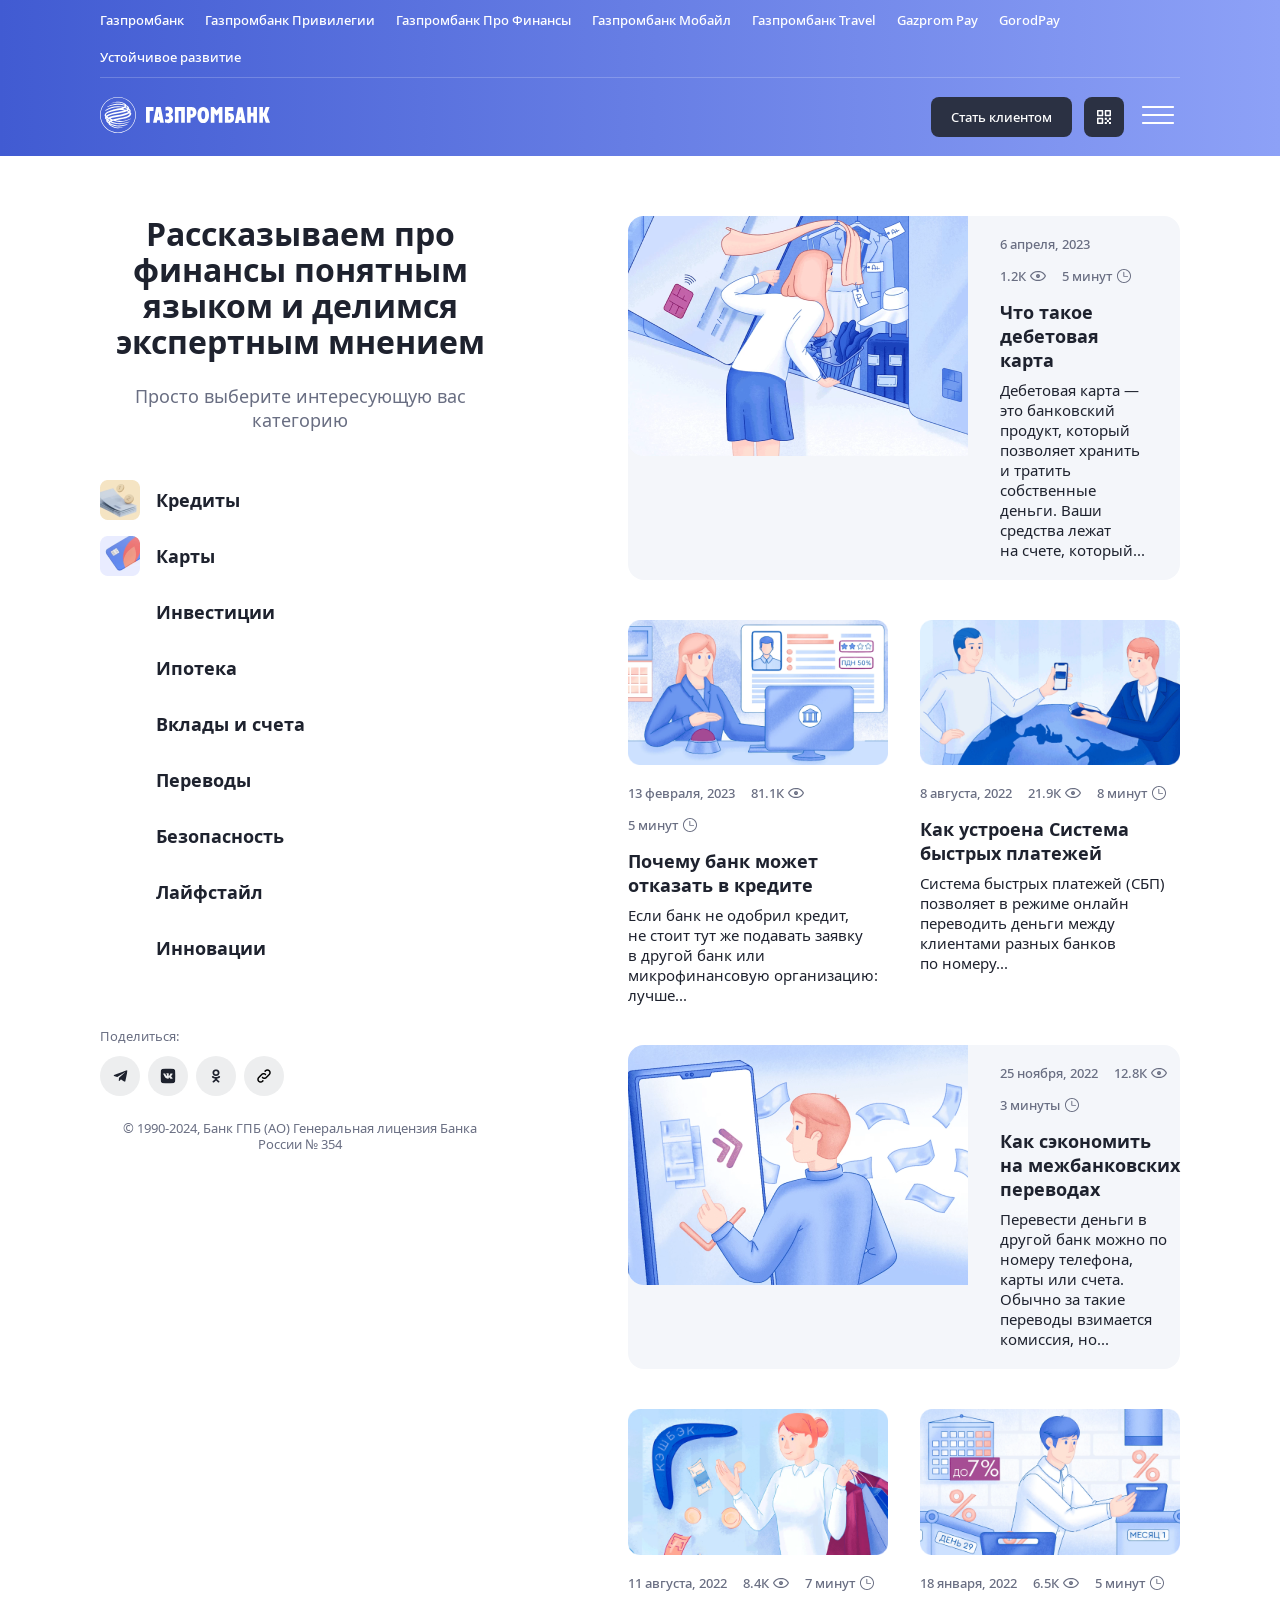
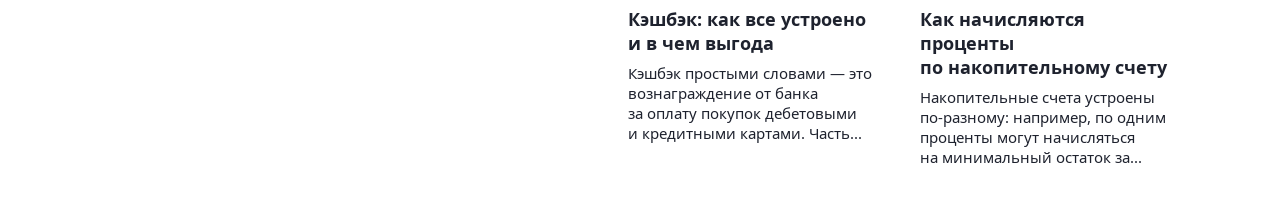
<file: index.html>
<!DOCTYPE html>
<html lang="ru">

<head>
  <meta charset="UTF-8">
  <meta http-equiv="X-UA-Compatible" content="IE=edge">
  <meta name="viewport" content="width=device-width, initial-scale=1.0">
  <link rel="stylesheet" href="css/style.css">
  <title>Про финансы - Газпромбанк</title>
</head>

<body>
<!-- Make up psevdo-class -->
  <header class="header">
    <div class="container">
      <div class="header__top">
        <nav class="header__nav">
          <ul class="header__list">
            <li class="header__item">
              <a class="header__link" href="#">Газпромбанк</a>
            </li>
            <li class="header__item">
              <a class="header__link" href="#">Газпромбанк Привилегии</a>
            </li>
            <li class="header__item">
              <a class="header__link" href="#">Газпромбанк Про Финансы</a>
            </li>
            <li class="header__item">
              <a class="header__link" href="#">Газпромбанк Мобайл</a>
            </li>
            <li class="header__item">
              <a class="header__link" href="#">Газпромбанк Travel</a>
            </li>
            <li class="header__item">
              <a class="header__link" href="#">Gazprom Pay</a>
            </li>
            <li class="header__item">
              <a class="header__link" href="#">GorodPay</a>
            </li>
            <li class="header__item">
              <a class="header__link" href="#">Устойчивое развитие</a>
            </li>
          </ul>
        </nav>
      </div>
      <div class="header__bottom">
        <a class="header__logo" href="#" aria-label="Вернуться на главную страницу">
          <img class="header__image" src="img/logo-large.svg" width="170" height="36" alt="Логотип Газпромбанк">
          <img class="header__image-circle" src="img/logo-large-circle.svg" width="36" height="36"
            alt="Логотип Газпромбанк">
        </a>
        <div class="header__buttons">
          <a class="header__button" href="#">Стать клиентом</a>
          <button class="header__button header__button--qr" type="button" aria-label="Скачать приложение">
            <svg class="header__icon" width="20" height="20" aria-hidden="true">
              <use xlink:href="img/sprite.svg#icon-qr"></use>
            </svg>
          </button>
          <button class="header__button-burger" type="button" aria-label="Скачать приложение">
            <svg class="header__icon-burger" width="32" height="32" aria-hidden="true">
              <use xlink:href="img/sprite.svg#icon-burger"></use>
            </svg>
          </button>
        </div>
      </div>
    </div>
  </header>
  <main>
    <section class="pro-finance">
      <div class="container">
        <h1 class="visually-hidden">Газпромбанк про финансы</h1>
        <div class="pro-finance__wrapper">
          <div class="sidebar">
            <h2 class="sidebar__heading">
              Рассказываем про финансы понятным языком и&nbsp;делимся экспертным мнением
            </h2>
            <p class="sidebar__text">
              Просто выберите интересующую вас категорию
            </p>
            <button class="sidebar__button" type="button">
              Показать все категории
            </button>
            <aside class="sidebar__categories categories">
              <nav class="categories__nav">
                <ul class="categories__list">
                  <li class="categories__item">
                    <a class="categories__link" href="#">
                      <picture>
                        <source media="(max-width:767px)"
                          srcset="./img/tablet-icon-credit.png, ./img/tablet-icon-credit@2x.png 2x">
                        <source media="(max-width:375px)"
                          srcset="./img/mobil-icon-credit.png, ./img/mobil-icon-credit@2x.png 2x">
                        <img class="categories__image" src="./img/icon-credit.png" srcset="./img/icon-credit@2x.png 2x"
                          width="40" height="40" alt="Иконка ссылки">
                      </picture>
                      Кредиты
                    </a>
                  </li>
                  <li class="categories__item">
                    <a class="categories__link" href="#">
                      <picture>
                        <source media="(max-width:767px)"
                          srcset="./img/tablet-icon-cards.png, ./img/tablet-icon-cards@2x.png 2x">
                        <source media="(max-width:375px)"
                          srcset="./img/mobil-icon-cards.png, ./img/mobil-icon-cards@2x.png 2x">
                        <img class="categories__image" src="./img/icon-cards.png" srcset="./img/icon-cards@2x.png 2x"
                          width="40" height="40" alt="Иконка ссылки">
                      </picture>
                      Карты
                    </a>
                  </li>
                  <li class="categories__item">
                    <a class="categories__link" href="#">
                      <picture>
                        <source media="(max-width:767px)"
                          srcset="./img/tablet-icon-invest.png, ./img/tablet-icon-invest@2x.png 2x">
                        <source media="(max-width:375px)"
                          srcset="./img/mobil-icon-invest.png, ./img/mobil-icon-invest@2x.png 2x">
                        <img class="categories__image" src="./img/icon-invest.png" srcset="./img/icon-invest@2x.png 2x"
                          width="40" height="40" alt="Иконка ссылки">
                      </picture>
                      Инвестиции
                    </a>
                  </li>
                  <li class="categories__item">
                    <a class="categories__link" href="#">
                      <picture>
                        <source media="(max-width:767px)"
                          srcset="./img/tablet-icon-mortgage.png, ./img/tablet-icon-mortgage@2x.png 2x">
                        <source media="(max-width:375px)"
                          srcset="./img/mobil-icon-mortgage.png, ./img/mobil-icon-mortgage@2x.png 2x">
                        <img class="categories__image" src="./img/icon-mortgage.png"
                          srcset="./img/icon-mortgage@2x.png 2x" width="40" height="40" alt="Иконка ссылки">
                      </picture>
                      Ипотека
                    </a>
                  </li>
                  <li class="categories__item">
                    <a class="categories__link" href="#">
                      <picture>
                        <source media="(max-width:767px)"
                          srcset="./img/tablet-icon-deposit.png, ./img/tablet-icon-deposit@2x.png 2x">
                        <source media="(max-width:375px)"
                          srcset="./img/mobil-icon-deposit.png, ./img/mobil-icon-deposit@2x.png 2x">
                        <img class="categories__image" src="./img/icon-deposit.png"
                          srcset="./img/icon-deposit@2x.png 2x" width="40" height="40" alt="Иконка ссылки">
                      </picture>
                      Вклады и счета
                    </a>
                  </li>
                  <li class="categories__item">
                    <a class="categories__link" href="#">
                      <picture>
                        <source media="(max-width:767px)"
                          srcset="./img/tablet-icon-transfer.png, ./img/tablet-icon-transfer@2x.png 2x">
                        <source media="(max-width:375px)"
                          srcset="./img/mobil-icon-transfer.png, ./img/mobil-icon-transfer@2x.png 2x">
                        <img class="categories__image" src="./img/icon-transfer.png"
                          srcset="./img/icon-transfer@2x.png 2x" width="40" height="40" alt="Иконка ссылки">
                      </picture>
                      Переводы
                    </a>
                  </li>
                  <li class="categories__item">
                    <a class="categories__link" href="#">
                      <picture>
                        <source media="(max-width:767px)"
                          srcset="./img/tablet-icon-safety.png, ./img/tablet-icon-safety@2x.png 2x">
                        <source media="(max-width:375px)"
                          srcset="./img/mobil-icon-safety.png, ./img/mobil-icon-safety@2x.png 2x">
                        <img class="categories__image" src="./img/icon-safety.png" srcset="./img/icon-safety@2x.png 2x"
                          width="40" height="40" alt="Иконка ссылки">
                      </picture>
                      Безопасность
                    </a>
                  </li>
                  <li class="categories__item">
                    <a class="categories__link" href="#">
                      <picture>
                        <source media="(max-width:767px)"
                          srcset="./img/tablet-icon-lifestyle.png, ./img/tablet-icon-lifestyle@2x.png 2x">
                        <source media="(max-width:375px)"
                          srcset="./img/mobil-icon-lifestyle.png, ./img/mobil-icon-lifestyle@2x.png 2x">
                        <img class="categories__image" src="./img/icon-lifestyle.png"
                          srcset="./img/icon-lifestyle@2x.png 2x" width="40" height="40" alt="Иконка ссылки">
                      </picture>
                      Лайфстайл
                    </a>
                  </li>
                  <li class="categories__item">
                    <a class="categories__link" href="#">
                      <picture>
                        <source media="(max-width:767px)"
                          srcset="./img/tablet-icon-innovations.png, ./img/tablet-icon-innovations@2x.png 2x">
                        <source media="(max-width:375px)"
                          srcset="./img/mobil-icon-innovations.png, ./img/mobil-icon-innovations@2x.png 2x">
                        <img class="categories__image" src="./img/icon-innovations.png"
                          srcset="./img/icon-innovations@2x.png 2x" width="40" height="40" alt="Иконка ссылки">
                      </picture>
                      Инновации
                    </a>
                  </li>
                </ul>
              </nav>
              <button class="categories__button" type="button">Показать все категории</button>
            </aside>
            <span class="sidebar__share">Поделиться:</span>
            <ul class="sidebar__socials socials">
              <li class="socials__item">
                <a class="socials__link" href="#" aria-label="Перейти на страницу телеграм">
                  <svg class="socials__icon" width="15" height="12" aria-hidden="true">
                    <use xlink:href="img/sprite.svg#icon-tg"></use>
                  </svg>
                </a>
              </li>
              <li class="socials__item">
                <a class="socials__link" href="#" aria-label="Перейти на страницу вконтакте">
                  <svg class="socials__icon" width="16" height="16" aria-hidden="true">
                    <use xlink:href="img/sprite.svg#icon-vk"></use>
                  </svg>
                </a>
              </li>
              <li class="socials__item">
                <a class="socials__link" href="#" aria-label="Перейти на страницу одноклассники">
                  <svg class="socials__icon" width="14" height="14" aria-hidden="true">
                    <use xlink:href="img/sprite.svg#icon-ok"></use>
                  </svg>
                </a>
              </li>
              <li class="socials__item">
                <a class="socials__link" href="#" aria-label="Копировать">
                  <svg class="socials__icon" width="18" height="18" aria-hidden="true">
                    <use xlink:href="img/sprite.svg#icon-link"></use>
                  </svg>
                </a>
              </li>
            </ul>
            <p class="sidebar__copyright">&copy;&nbsp;1990-2024, Банк ГПБ (АО) Генеральная лицензия Банка России &#8470;
              354</p>
          </div>
          <ul class="articles">
            <li class="articles__item articles__item--size-xl">
              <a class="card-news card-news--size-xl" href="#">
                <div class="card-news__box card-news__box--inner">
                  <picture>
                    <source media="(max-width:375px)"
                      srcset="./img/mobil-cover-debit.png, ./img/mobil-cover-debit@2x.png 2x" width="345" height="170">
                    <img class="card-news__image" src="./img/cover-debit-desktop.png"
                      srcset="./img/cover-debit-desktop@2x.png 2x" width="340" height="240" alt="Иллюстрация статьи">
                  </picture>
                </div>
                <div class="card-news__content">
                  <div class="card-news__info">
                    <span class="card-news__date">6 апреля, 2023</span>
                    <span class="card-news__views">
                      <span class="card-news__count">1.2К</span>
                      <svg class="card-news__icon" width="16" height="16" aria-hidden="true">
                        <use xlink:href="img/sprite.svg#icon-eye"></use>
                      </svg>
                    </span>
                    <span class="card-news__time">
                      <span class="card-news__count">5 минут</span>
                      <svg class="card-news__icon" width="16" height="16" aria-hidden="true">
                        <use xlink:href="img/sprite.svg#icon-time"></use>
                      </svg>
                    </span>
                  </div>
                  <h3 class="card-news__heading">Что такое дебетовая карта</h3>
                  <p class="card-news__text">Дебетовая карта&nbsp;&mdash; это банковский продукт, который позволяет
                    хранить и&nbsp;тратить
                    собственные деньги. Ваши средства лежат на&nbsp;счете, который...</p>
                </div>
              </a>
              <span class="card-news__box-read card-news__box-read--size-xl">Читать статью</span>
            </li>
            <li class="articles__item">
              <a class="card-news" href="#">
                <div class="card-news__box">
                  <picture> 
                    <source media="(max-width:375px)"
                      srcset="./img/mobil-cover-decline.png, ./img/mobil-cover-decline@2x.png 2x" width="345"
                      height="170">
                    <img class="card-news__image" src="./img/cover-decline-desktop.png"
                      srcset="./img/cover-decline-desktop@2x.png 2x" width="340" height="190" alt="Иллюстрация статьи">
                  </picture>
                </div>
                <div class="card-news__content">
                  <div class="card-news__info">
                    <span class="card-news__date">13 февраля, 2023</span>
                    <span class="card-news__views">
                      <span class="card-news__count">81.1К</span>
                      <svg class="card-news__icon" width="16" height="16" aria-hidden="true">
                        <use xlink:href="img/sprite.svg#icon-eye"></use>
                      </svg>
                    </span>
                    <span class="card-news__time">
                      <span class="card-news__count">5 минут</span>
                      <svg class="card-news__icon" width="16" height="16" aria-hidden="true">
                        <use xlink:href="img/sprite.svg#icon-time"></use>
                      </svg>
                    </span>
                  </div>
                  <h3 class="card-news__heading">Почему банк может отказать в&nbsp;кредите</h3>
                  <p class="card-news__text">Если банк не&nbsp;одобрил кредит, не&nbsp;стоит тут&nbsp;же подавать
                    заявку в&nbsp;другой банк или
                    микрофинансовую организацию: лучше...</p>
                </div>
              </a>
              <span class="card-news__box-read">Читать статью</span>
            </li>
            <li class="articles__item">
              <a class="card-news" href="#">
                <div class="card-news__box">
                  <picture>
                    <source media="(max-width:375px)"
                      srcset="./img/mobil-cover-sbp.png, ./img/mobil-cover-sbp@2x.png 2x" width="345" height="170">
                    <img class="card-news__image" src="./img/cover-sbp-desktop.png"
                      srcset="./img/cover-sbp-desktop@2x.png 2x" width="340" height="190" alt="Иллюстрация статьи">
                  </picture>
                </div>
                <div class="card-news__content">
                  <div class="card-news__info">
                    <span class="card-news__date">8 августа, 2022</span>
                    <span class="card-news__views">
                      <span class="card-news__count">21.9К</span>
                      <svg class="card-news__icon" width="16" height="16" aria-hidden="true">
                        <use xlink:href="img/sprite.svg#icon-eye"></use>
                      </svg>
                    </span>
                    <span class="card-news__time">
                      <span class="card-news__count">8 минут</span>
                      <svg class="card-news__icon" width="16" height="16" aria-hidden="true">
                        <use xlink:href="img/sprite.svg#icon-time"></use>
                      </svg>
                    </span>
                  </div>
                  <h3 class="card-news__heading">Как устроена Система быстрых платежей</h3>
                  <p class="card-news__text">Система быстрых платежей (СБП) позволяет в&nbsp;режиме онлайн переводить
                    деньги между
                    клиентами разных банков по&nbsp;номеру...</p>
                </div>
              </a>
              <span class="card-news__box-read">Читать статью</span>
            </li>
            <li class="articles__item articles__item--size-xl">
              <a class="card-news card-news--size-xl" href="#">
                <div class="card-news__box card-news__box--inner">
                  <picture>
                    <source media="(max-width:375px)"
                      srcset="./img/mobil-cover-transfer.png, ./img/mobil-cover-transfer@2x.png 2x" width="345"
                      height="170">
                    <img class="card-news__image" src="./img/cover-transfer-desktop.png"
                      srcset="./img/cover-transfer-desktop@2x.png 2x" width="340" height="240" alt="Иллюстрация статьи">
                  </picture>
                </div>
                <div class="card-news__content">
                  <div class="card-news__info">
                    <span class="card-news__date">25 ноября, 2022</span>
                    <span class="card-news__views">
                      <span class="card-news__count">12.8К</span>
                      <svg class="card-news__icon" width="16" height="16" aria-hidden="true">
                        <use xlink:href="img/sprite.svg#icon-eye"></use>
                      </svg>
                    </span>
                    <span class="card-news__time">
                      <span class="card-news__count">3 минуты</span>
                      <svg class="card-news__icon" width="16" height="16" aria-hidden="true">
                        <use xlink:href="img/sprite.svg#icon-time"></use>
                      </svg>
                    </span>
                  </div>
                  <h3 class="card-news__heading">Как сэкономить на&nbsp;межбанковских переводах</h3>
                  <p class="card-news__text">Перевести деньги в другой банк можно по номеру телефона, карты или счета.
                    Обычно за такие переводы взимается комиссия, но...</p>
                </div>
              </a>
               <span class="card-news__box-read card-news__box-read--size-xl">Читать статью</span>
            </li>
            <li class="articles__item">
              <a class="card-news" href="#">
                <div class="card-news__box">
                  <picture>
                    <source media="(max-width:375px)"
                      srcset="./img/mobil-cover-cashback.png, ./img/mobil-cover-cashback@2x.png 2x" width="345"
                      height="170">
                    <img class="card-news__image" src="./img/cover-cashback-desktop.png"
                      srcset="./img/cover-cashback-desktop@2x.png 2x" width="340" height="190" alt="Иллюстрация статьи">
                  </picture>
                </div>
                <div class="card-news__content">
                  <div class="card-news__info">
                    <span class="card-news__date">11 августа, 2022</span>
                    <span class="card-news__views">
                      <span class="card-news__count">8.4К</span>
                      <svg class="card-news__icon" width="16" height="16" aria-hidden="true">
                        <use xlink:href="img/sprite.svg#icon-eye"></use>
                      </svg>
                    </span>
                    <span class="card-news__time">
                      <span class="card-news__count">7 минут</span>
                      <svg class="card-news__icon" width="16" height="16" aria-hidden="true">
                        <use xlink:href="img/sprite.svg#icon-time"></use>
                      </svg>
                    </span>
                  </div>
                  <h3 class="card-news__heading">Кэшбэк: как все устроено и&nbsp;в&nbsp;чем выгода</h3>
                  <p class="card-news__text">Кэшбэк простыми словами&nbsp;&mdash; это вознаграждение от&nbsp;банка
                    за&nbsp;оплату покупок дебетовыми
                    и&nbsp;кредитными картами. Часть...</p>
                </div>
              </a>
              <span class="card-news__box-read">Читать статью</span>
            </li>
            <li class="articles__item">
              <a class="card-news" href="#">
                <div class="card-news__box">
                  <picture>
                    <source media="(max-width:375px)"
                      srcset="./img/mobil-cover-percent.png, ./img/mobil-cover-percent@2x.png 2x" width="345"
                      height="170">
                    <img class="card-news__image" src="./img/cover-percent-desktop.png"
                      srcset="./img/cover-percent-desktop@2x.png 2x" width="340" height="190" alt="Иллюстрация статьи">
                  </picture>
                </div>
                <div class="card-news__content">
                  <div class="card-news__info">
                    <span class="card-news__date">18 января, 2022</span>
                    <span class="card-news__views">
                      <span class="card-news__count">6.5К</span>
                      <svg class="card-news__icon" width="16" height="16" aria-hidden="true">
                        <use xlink:href="img/sprite.svg#icon-eye"></use>
                      </svg>
                    </span>
                    <span class="card-news__time">
                      <span class="card-news__count">5 минут</span>
                      <svg class="card-news__icon" width="16" height="16" aria-hidden="true">
                        <use xlink:href="img/sprite.svg#icon-time"></use>
                      </svg>
                    </span>
                  </div>
                  <h3 class="card-news__heading">Как начисляются проценты по&nbsp;накопительному счету</h3>
                  <p class="card-news__text">Накопительные счета устроены по-разному: например, по&nbsp;одним проценты
                    могут
                    начисляться на&nbsp;минимальный остаток&nbsp;за...</p>
                </div>
              </a>
              <span class="card-news__box-read">Читать статью</span>
            </li>
          </ul>
        </div>
      </div>
    </section>
  </main>
</body>

</html>
</file>
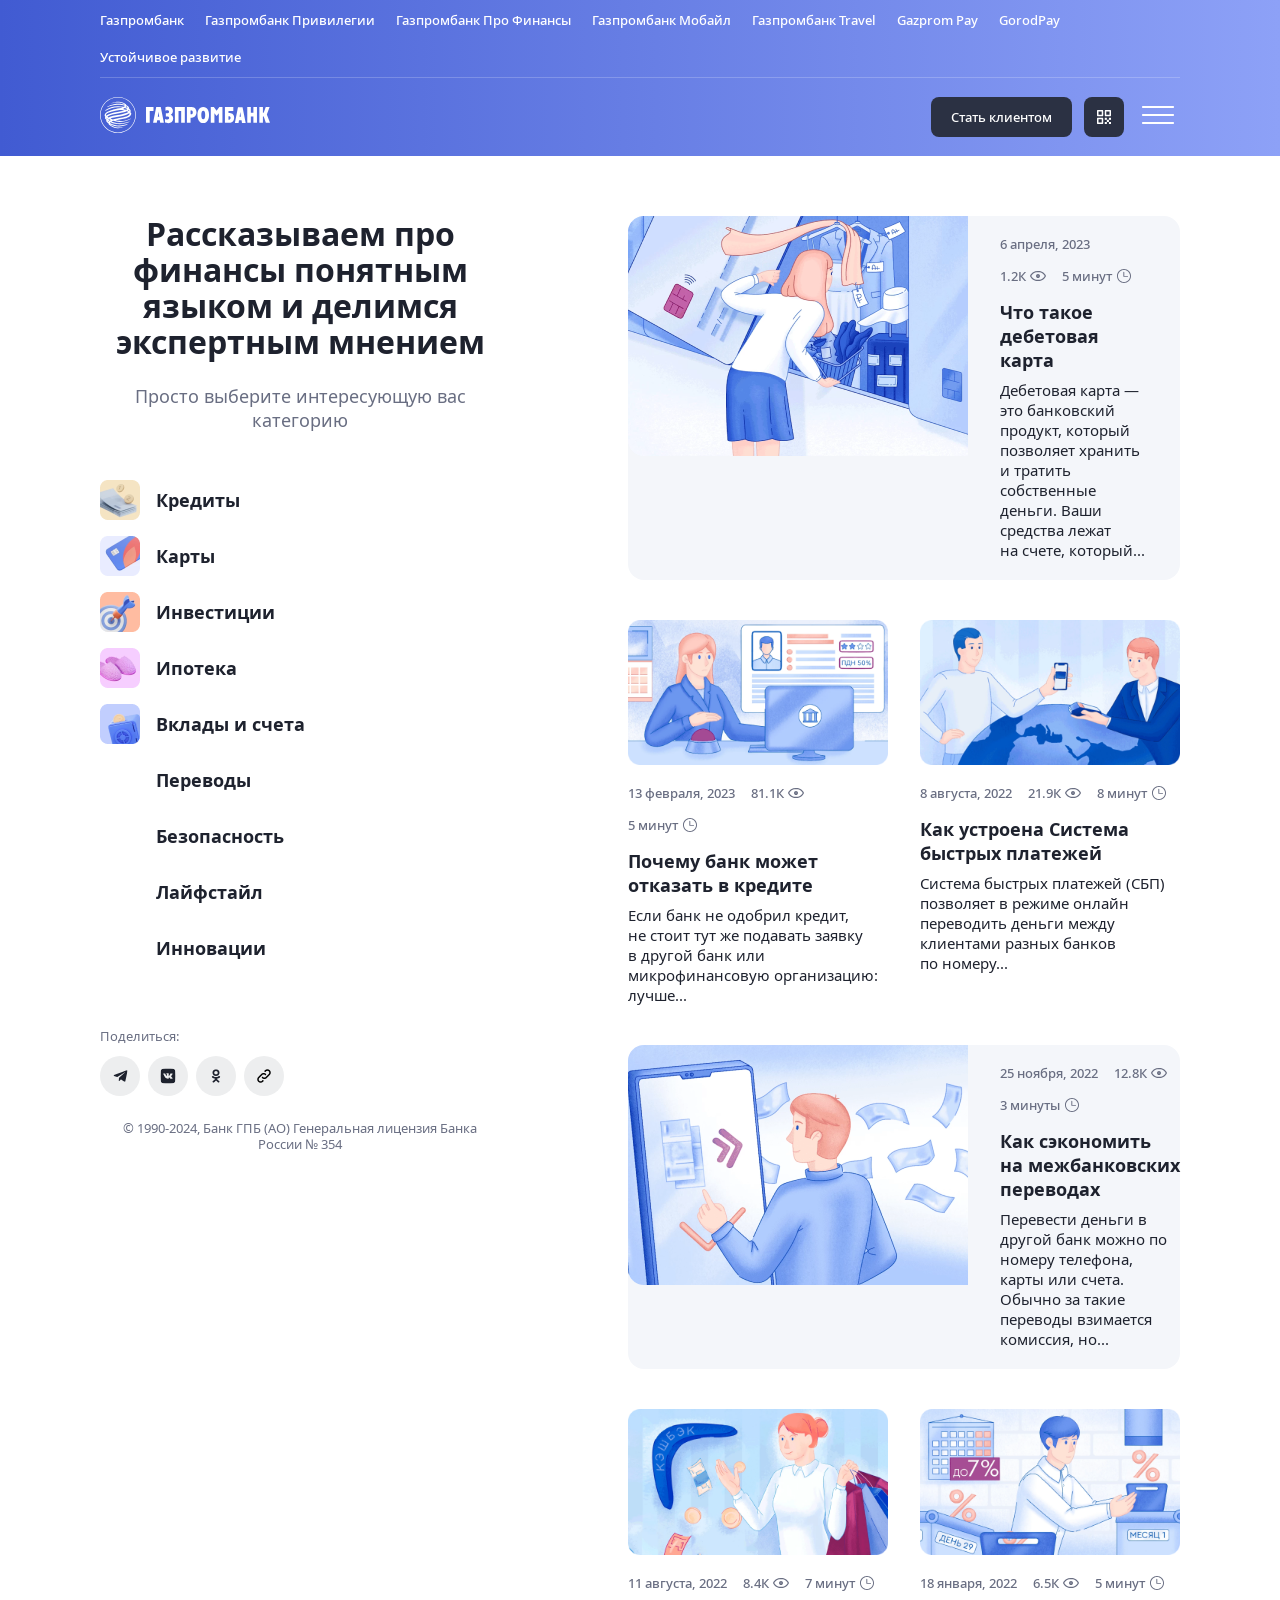
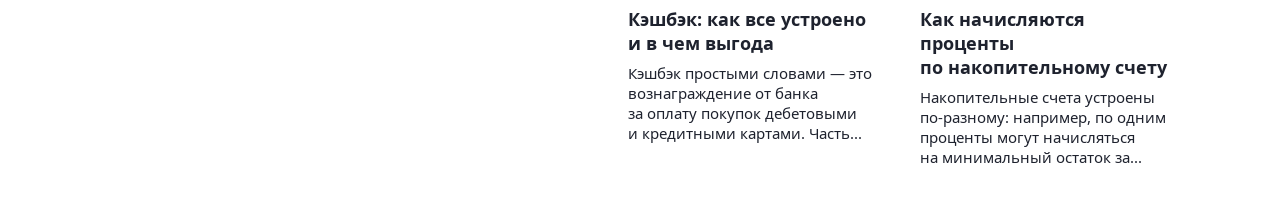
<file: index.html.html>
<!DOCTYPE html>
<html lang="ru">

<head>
  <meta charset="UTF-8">
  <meta http-equiv="X-UA-Compatible" content="IE=edge">
  <meta name="viewport" content="width=device-width, initial-scale=1.0">
  <link rel="stylesheet" href="css/style.css">
  <title>Про финансы - Газпромбанк</title>
</head>

<body>
<!-- Make up psevdo-class -->
  <header class="header">
    <div class="container">
      <div class="header__top">
        <nav class="header__nav">
          <ul class="header__list">
            <li class="header__item">
              <a class="header__link" href="#">Газпромбанк</a>
            </li>
            <li class="header__item">
              <a class="header__link" href="#">Газпромбанк Привилегии</a>
            </li>
            <li class="header__item">
              <a class="header__link" href="#">Газпромбанк Про Финансы</a>
            </li>
            <li class="header__item">
              <a class="header__link" href="#">Газпромбанк Мобайл</a>
            </li>
            <li class="header__item">
              <a class="header__link" href="#">Газпромбанк Travel</a>
            </li>
            <li class="header__item">
              <a class="header__link" href="#">Gazprom Pay</a>
            </li>
            <li class="header__item">
              <a class="header__link" href="#">GorodPay</a>
            </li>
            <li class="header__item">
              <a class="header__link" href="#">Устойчивое развитие</a>
            </li>
          </ul>
        </nav>
      </div>
      <div class="header__bottom">
        <a class="header__logo" href="#" aria-label="Вернуться на главную страницу">
          <img class="header__image" src="img/logo-large.svg" width="170" height="36" alt="Логотип Газпромбанк">
          <img class="header__image-circle" src="img/logo-large-circle.svg" width="36" height="36"
            alt="Логотип Газпромбанк">
        </a>
        <div class="header__buttons">
          <a class="header__button" href="#">Стать клиентом</a>
          <button class="header__button header__button--qr" type="button" aria-label="Скачать приложение">
            <svg class="header__icon" width="20" height="20" aria-hidden="true">
              <use xlink:href="img/sprite.svg#icon-qr"></use>
            </svg>
          </button>
          <button class="header__button-burger" type="button" aria-label="Скачать приложение">
            <svg class="header__icon-burger" width="32" height="32" aria-hidden="true">
              <use xlink:href="img/sprite.svg#icon-burger"></use>
            </svg>
          </button>
        </div>
      </div>
    </div>
  </header>
  <main>
    <section class="pro-finance">
      <div class="container">
        <h1 class="visually-hidden">Газпромбанк про финансы</h1>
        <div class="pro-finance__wrapper">
          <div class="sidebar">
            <h2 class="sidebar__heading">
              Рассказываем про финансы понятным языком и&nbsp;делимся экспертным мнением
            </h2>
            <p class="sidebar__text">
              Просто выберите интересующую вас категорию
            </p>
            <button class="sidebar__button" type="button">
              Показать все категории
            </button>
            <aside class="sidebar__categories categories">
              <nav class="categories__nav">
                <ul class="categories__list">
                  <li class="categories__item">
                    <a class="categories__link" href="#">
                      <picture>
                        <source media="(max-width:767px)"
                          srcset="./img/tablet-icon-credit.png, ./img/tablet-icon-credit@2x.png 2x">
                        <source media="(max-width:375px)"
                          srcset="./img/mobil-icon-credit.png, ./img/mobil-icon-credit@2x.png 2x">
                        <img class="categories__image" src="./img/icon-credit.png" srcset="./img/icon-credit@2x.png 2x"
                          width="40" height="40" alt="Иконка ссылки">
                      </picture>
                      Кредиты
                    </a>
                  </li>
                  <li class="categories__item">
                    <a class="categories__link" href="#">
                      <picture>
                        <source media="(max-width:767px)"
                          srcset="./img/tablet-icon-cards.png, ./img/tablet-icon-cards@2x.png 2x">
                        <source media="(max-width:375px)"
                          srcset="./img/mobil-icon-cards.png, ./img/mobil-icon-cards@2x.png 2x">
                        <img class="categories__image" src="./img/icon-cards.png" srcset="./img/icon-cards@2x.png 2x"
                          width="40" height="40" alt="Иконка ссылки">
                      </picture>
                      Карты
                    </a>
                  </li>
                  <li class="categories__item">
                    <a class="categories__link" href="#">
                      <picture>
                        <source media="(max-width:767px)"
                          srcset="./img/tablet-icon-invest.png, ./img/tablet-icon-invest@2x.png 2x">
                        <source media="(max-width:375px)"
                          srcset="./img/mobil-icon-invest.png, ./img/mobil-icon-invest@2x.png 2x">
                        <img class="categories__image" src="./img/icon-invest.png" srcset="./img/icon-invest@2x.png 2x"
                          width="40" height="40" alt="Иконка ссылки">
                      </picture>
                      Инвестиции
                    </a>
                  </li>
                  <li class="categories__item">
                    <a class="categories__link" href="#">
                      <picture>
                        <source media="(max-width:767px)"
                          srcset="./img/tablet-icon-mortgage.png, ./img/tablet-icon-mortgage@2x.png 2x">
                        <source media="(max-width:375px)"
                          srcset="./img/mobil-icon-mortgage.png, ./img/mobil-icon-mortgage@2x.png 2x">
                        <img class="categories__image" src="./img/icon-mortgage.png"
                          srcset="./img/icon-mortgage@2x.png 2x" width="40" height="40" alt="Иконка ссылки">
                      </picture>
                      Ипотека
                    </a>
                  </li>
                  <li class="categories__item">
                    <a class="categories__link" href="#">
                      <picture>
                        <source media="(max-width:767px)"
                          srcset="./img/tablet-icon-deposit.png, ./img/tablet-icon-deposit@2x.png 2x">
                        <source media="(max-width:375px)"
                          srcset="./img/mobil-icon-deposit.png, ./img/mobil-icon-deposit@2x.png 2x">
                        <img class="categories__image" src="./img/icon-deposit.png"
                          srcset="./img/icon-deposit@2x.png 2x" width="40" height="40" alt="Иконка ссылки">
                      </picture>
                      Вклады и счета
                    </a>
                  </li>
                  <li class="categories__item">
                    <a class="categories__link" href="#">
                      <picture>
                        <source media="(max-width:767px)"
                          srcset="./img/tablet-icon-transfer.png, ./img/tablet-icon-transfer@2x.png 2x">
                        <source media="(max-width:375px)"
                          srcset="./img/mobil-icon-transfer.png, ./img/mobil-icon-transfer@2x.png 2x">
                        <img class="categories__image" src="./img/icon-transfer.png"
                          srcset="./img/icon-transfer@2x.png 2x" width="40" height="40" alt="Иконка ссылки">
                      </picture>
                      Переводы
                    </a>
                  </li>
                  <li class="categories__item">
                    <a class="categories__link" href="#">
                      <picture>
                        <source media="(max-width:767px)"
                          srcset="./img/tablet-icon-safety.png, ./img/tablet-icon-safety@2x.png 2x">
                        <source media="(max-width:375px)"
                          srcset="./img/mobil-icon-safety.png, ./img/mobil-icon-safety@2x.png 2x">
                        <img class="categories__image" src="./img/icon-safety.png" srcset="./img/icon-safety@2x.png 2x"
                          width="40" height="40" alt="Иконка ссылки">
                      </picture>
                      Безопасность
                    </a>
                  </li>
                  <li class="categories__item">
                    <a class="categories__link" href="#">
                      <picture>
                        <source media="(max-width:767px)"
                          srcset="./img/tablet-icon-lifestyle.png, ./img/tablet-icon-lifestyle@2x.png 2x">
                        <source media="(max-width:375px)"
                          srcset="./img/mobil-icon-lifestyle.png, ./img/mobil-icon-lifestyle@2x.png 2x">
                        <img class="categories__image" src="./img/icon-lifestyle.png"
                          srcset="./img/icon-lifestyle@2x.png 2x" width="40" height="40" alt="Иконка ссылки">
                      </picture>
                      Лайфстайл
                    </a>
                  </li>
                  <li class="categories__item">
                    <a class="categories__link" href="#">
                      <picture>
                        <source media="(max-width:767px)"
                          srcset="./img/tablet-icon-innovations.png, ./img/tablet-icon-innovations@2x.png 2x">
                        <source media="(max-width:375px)"
                          srcset="./img/mobil-icon-innovations.png, ./img/mobil-icon-innovations@2x.png 2x">
                        <img class="categories__image" src="./img/icon-innovations.png"
                          srcset="./img/icon-innovations@2x.png 2x" width="40" height="40" alt="Иконка ссылки">
                      </picture>
                      Инновации
                    </a>
                  </li>
                </ul>
              </nav>
              <button class="categories__button" type="button">Показать все категории</button>
            </aside>
            <span class="sidebar__share">Поделиться:</span>
            <ul class="sidebar__socials socials">
              <li class="socials__item">
                <a class="socials__link" href="#" aria-label="Перейти на страницу телеграм">
                  <svg class="socials__icon" width="15" height="12" aria-hidden="true">
                    <use xlink:href="img/sprite.svg#icon-tg"></use>
                  </svg>
                </a>
              </li>
              <li class="socials__item">
                <a class="socials__link" href="#" aria-label="Перейти на страницу вконтакте">
                  <svg class="socials__icon" width="16" height="16" aria-hidden="true">
                    <use xlink:href="img/sprite.svg#icon-vk"></use>
                  </svg>
                </a>
              </li>
              <li class="socials__item">
                <a class="socials__link" href="#" aria-label="Перейти на страницу одноклассники">
                  <svg class="socials__icon" width="14" height="14" aria-hidden="true">
                    <use xlink:href="img/sprite.svg#icon-ok"></use>
                  </svg>
                </a>
              </li>
              <li class="socials__item">
                <a class="socials__link" href="#" aria-label="Копировать">
                  <svg class="socials__icon" width="18" height="18" aria-hidden="true">
                    <use xlink:href="img/sprite.svg#icon-link"></use>
                  </svg>
                </a>
              </li>
            </ul>
            <p class="sidebar__copyright">&copy;&nbsp;1990-2024, Банк ГПБ (АО) Генеральная лицензия Банка России &#8470;
              354</p>
          </div>
          <ul class="articles">
            <li class="articles__item articles__item--size-xl">
              <a class="card-news card-news--size-xl" href="#">
                <div class="card-news__box card-news__box--inner">
                  <picture>
                    <source media="(max-width:375px)"
                      srcset="./img/mobil-cover-debit.png, ./img/mobil-cover-debit@2x.png 2x" width="345" height="170">
                    <img class="card-news__image" src="./img/cover-debit-desktop.png"
                      srcset="./img/cover-debit-desktop@2x.png 2x" width="340" height="240" alt="Иллюстрация статьи">
                  </picture>
                </div>
                <div class="card-news__content">
                  <div class="card-news__info">
                    <span class="card-news__date">6 апреля, 2023</span>
                    <span class="card-news__views">
                      <span class="card-news__count">1.2К</span>
                      <svg class="card-news__icon" width="16" height="16" aria-hidden="true">
                        <use xlink:href="img/sprite.svg#icon-eye"></use>
                      </svg>
                    </span>
                    <span class="card-news__time">
                      <span class="card-news__count">5 минут</span>
                      <svg class="card-news__icon" width="16" height="16" aria-hidden="true">
                        <use xlink:href="img/sprite.svg#icon-time"></use>
                      </svg>
                    </span>
                  </div>
                  <h3 class="card-news__heading">Что такое дебетовая карта</h3>
                  <p class="card-news__text">Дебетовая карта&nbsp;&mdash; это банковский продукт, который позволяет
                    хранить и&nbsp;тратить
                    собственные деньги. Ваши средства лежат на&nbsp;счете, который...</p>
                </div>
              </a>
              <span class="card-news__box-read card-news__box-read--size-xl">Читать статью</span>
            </li>
            <li class="articles__item">
              <a class="card-news" href="#">
                <div class="card-news__box">
                  <picture> 
                    <source media="(max-width:375px)"
                      srcset="./img/mobil-cover-decline.png, ./img/mobil-cover-decline@2x.png 2x" width="345"
                      height="170">
                    <img class="card-news__image" src="./img/cover-decline-desktop.png"
                      srcset="./img/cover-decline-desktop@2x.png 2x" width="340" height="190" alt="Иллюстрация статьи">
                  </picture>
                </div>
                <div class="card-news__content">
                  <div class="card-news__info">
                    <span class="card-news__date">13 февраля, 2023</span>
                    <span class="card-news__views">
                      <span class="card-news__count">81.1К</span>
                      <svg class="card-news__icon" width="16" height="16" aria-hidden="true">
                        <use xlink:href="img/sprite.svg#icon-eye"></use>
                      </svg>
                    </span>
                    <span class="card-news__time">
                      <span class="card-news__count">5 минут</span>
                      <svg class="card-news__icon" width="16" height="16" aria-hidden="true">
                        <use xlink:href="img/sprite.svg#icon-time"></use>
                      </svg>
                    </span>
                  </div>
                  <h3 class="card-news__heading">Почему банк может отказать в&nbsp;кредите</h3>
                  <p class="card-news__text">Если банк не&nbsp;одобрил кредит, не&nbsp;стоит тут&nbsp;же подавать
                    заявку в&nbsp;другой банк или
                    микрофинансовую организацию: лучше...</p>
                </div>
              </a>
              <span class="card-news__box-read">Читать статью</span>
            </li>
            <li class="articles__item">
              <a class="card-news" href="#">
                <div class="card-news__box">
                  <picture>
                    <source media="(max-width:375px)"
                      srcset="./img/mobil-cover-sbp.png, ./img/mobil-cover-sbp@2x.png 2x" width="345" height="170">
                    <img class="card-news__image" src="./img/cover-sbp-desktop.png"
                      srcset="./img/cover-sbp-desktop@2x.png 2x" width="340" height="190" alt="Иллюстрация статьи">
                  </picture>
                </div>
                <div class="card-news__content">
                  <div class="card-news__info">
                    <span class="card-news__date">8 августа, 2022</span>
                    <span class="card-news__views">
                      <span class="card-news__count">21.9К</span>
                      <svg class="card-news__icon" width="16" height="16" aria-hidden="true">
                        <use xlink:href="img/sprite.svg#icon-eye"></use>
                      </svg>
                    </span>
                    <span class="card-news__time">
                      <span class="card-news__count">8 минут</span>
                      <svg class="card-news__icon" width="16" height="16" aria-hidden="true">
                        <use xlink:href="img/sprite.svg#icon-time"></use>
                      </svg>
                    </span>
                  </div>
                  <h3 class="card-news__heading">Как устроена Система быстрых платежей</h3>
                  <p class="card-news__text">Система быстрых платежей (СБП) позволяет в&nbsp;режиме онлайн переводить
                    деньги между
                    клиентами разных банков по&nbsp;номеру...</p>
                </div>
              </a>
              <span class="card-news__box-read">Читать статью</span>
            </li>
            <li class="articles__item articles__item--size-xl">
              <a class="card-news card-news--size-xl" href="#">
                <div class="card-news__box card-news__box--inner">
                  <picture>
                    <source media="(max-width:375px)"
                      srcset="./img/mobil-cover-transfer.png, ./img/mobil-cover-transfer@2x.png 2x" width="345"
                      height="170">
                    <img class="card-news__image" src="./img/cover-transfer-desktop.png"
                      srcset="./img/cover-transfer-desktop@2x.png 2x" width="340" height="240" alt="Иллюстрация статьи">
                  </picture>
                </div>
                <div class="card-news__content">
                  <div class="card-news__info">
                    <span class="card-news__date">25 ноября, 2022</span>
                    <span class="card-news__views">
                      <span class="card-news__count">12.8К</span>
                      <svg class="card-news__icon" width="16" height="16" aria-hidden="true">
                        <use xlink:href="img/sprite.svg#icon-eye"></use>
                      </svg>
                    </span>
                    <span class="card-news__time">
                      <span class="card-news__count">3 минуты</span>
                      <svg class="card-news__icon" width="16" height="16" aria-hidden="true">
                        <use xlink:href="img/sprite.svg#icon-time"></use>
                      </svg>
                    </span>
                  </div>
                  <h3 class="card-news__heading">Как сэкономить на&nbsp;межбанковских переводах</h3>
                  <p class="card-news__text">Перевести деньги в другой банк можно по номеру телефона, карты или счета.
                    Обычно за такие переводы взимается комиссия, но...</p>
                </div>
              </a>
               <span class="card-news__box-read card-news__box-read--size-xl">Читать статью</span>
            </li>
            <li class="articles__item">
              <a class="card-news" href="#">
                <div class="card-news__box">
                  <picture>
                    <source media="(max-width:375px)"
                      srcset="./img/mobil-cover-cashback.png, ./img/mobil-cover-cashback@2x.png 2x" width="345"
                      height="170">
                    <img class="card-news__image" src="./img/cover-cashback-desktop.png"
                      srcset="./img/cover-cashback-desktop@2x.png 2x" width="340" height="190" alt="Иллюстрация статьи">
                  </picture>
                </div>
                <div class="card-news__content">
                  <div class="card-news__info">
                    <span class="card-news__date">11 августа, 2022</span>
                    <span class="card-news__views">
                      <span class="card-news__count">8.4К</span>
                      <svg class="card-news__icon" width="16" height="16" aria-hidden="true">
                        <use xlink:href="img/sprite.svg#icon-eye"></use>
                      </svg>
                    </span>
                    <span class="card-news__time">
                      <span class="card-news__count">7 минут</span>
                      <svg class="card-news__icon" width="16" height="16" aria-hidden="true">
                        <use xlink:href="img/sprite.svg#icon-time"></use>
                      </svg>
                    </span>
                  </div>
                  <h3 class="card-news__heading">Кэшбэк: как все устроено и&nbsp;в&nbsp;чем выгода</h3>
                  <p class="card-news__text">Кэшбэк простыми словами&nbsp;&mdash; это вознаграждение от&nbsp;банка
                    за&nbsp;оплату покупок дебетовыми
                    и&nbsp;кредитными картами. Часть...</p>
                </div>
              </a>
              <span class="card-news__box-read">Читать статью</span>
            </li>
            <li class="articles__item">
              <a class="card-news" href="#">
                <div class="card-news__box">
                  <picture>
                    <source media="(max-width:375px)"
                      srcset="./img/mobil-cover-percent.png, ./img/mobil-cover-percent@2x.png 2x" width="345"
                      height="170">
                    <img class="card-news__image" src="./img/cover-percent-desktop.png"
                      srcset="./img/cover-percent-desktop@2x.png 2x" width="340" height="190" alt="Иллюстрация статьи">
                  </picture>
                </div>
                <div class="card-news__content">
                  <div class="card-news__info">
                    <span class="card-news__date">18 января, 2022</span>
                    <span class="card-news__views">
                      <span class="card-news__count">6.5К</span>
                      <svg class="card-news__icon" width="16" height="16" aria-hidden="true">
                        <use xlink:href="img/sprite.svg#icon-eye"></use>
                      </svg>
                    </span>
                    <span class="card-news__time">
                      <span class="card-news__count">5 минут</span>
                      <svg class="card-news__icon" width="16" height="16" aria-hidden="true">
                        <use xlink:href="img/sprite.svg#icon-time"></use>
                      </svg>
                    </span>
                  </div>
                  <h3 class="card-news__heading">Как начисляются проценты по&nbsp;накопительному счету</h3>
                  <p class="card-news__text">Накопительные счета устроены по-разному: например, по&nbsp;одним проценты
                    могут
                    начисляться на&nbsp;минимальный остаток&nbsp;за...</p>
                </div>
              </a>
              <span class="card-news__box-read">Читать статью</span>
            </li>
          </ul>
        </div>
      </div>
    </section>
  </main>
</body>

</html>
</file>
<file: css/style.css>
/* Global */
/* ------------------------------------ */
/*! normalize.css v8.0.1 | MIT License | github.com/necolas/normalize.css */
/* Document
  ========================================================================== */
/**
 * 1. Correct the line height in all browsers.
 * 2. Prevent adjustments of font size after orientation changes in iOS.
 */
html {
  line-height: 1.15; /* 1 */
  -webkit-text-size-adjust: 100%; /* 2 */
}

/* Sections
  ========================================================================== */
/**
* Remove the margin in all browsers.
*/
body {
  margin: 0;
}

/**
* Render the `main` element consistently in IE.
*/
main {
  display: block;
}

/**
* Correct the font size and margin on `h1` elements within `section` and
* `article` contexts in Chrome, Firefox, and Safari.
*/
h1 {
  margin: 0.67em 0;
  font-size: 2em;
}

/* Grouping content
  ========================================================================== */
/**
* 1. Add the correct box sizing in Firefox.
* 2. Show the overflow in Edge and IE.
*/
hr {
  box-sizing: content-box; /* 1 */
  height: 0; /* 1 */
  overflow: visible; /* 2 */
}

/**
* 1. Correct the inheritance and scaling of font size in all browsers.
* 2. Correct the odd `em` font sizing in all browsers.
*/
pre {
  font-size: 1em; /* 2 */
  font-family: monospace, monospace; /* 1 */
}

/* Text-level semantics
  ========================================================================== */
/**
* Remove the gray background on active links in IE 10.
*/
a {
  background-color: transparent;
}

/**
* 1. Remove the bottom border in Chrome 57-
* 2. Add the correct text decoration in Chrome, Edge, IE, Opera, and Safari.
*/
abbr[title] {
  text-decoration: underline; /* 2 */
  -webkit-text-decoration: underline dotted;
          text-decoration: underline dotted; /* 2 */
  border-bottom: none; /* 1 */
}

/**
* Add the correct font weight in Chrome, Edge, and Safari.
*/
b,
strong {
  font-weight: bolder;
}

/**
* 1. Correct the inheritance and scaling of font size in all browsers.
* 2. Correct the odd `em` font sizing in all browsers.
*/
code,
kbd,
samp {
  font-size: 1em; /* 2 */
  font-family: monospace, monospace; /* 1 */
}

/**
* Add the correct font size in all browsers.
*/
small {
  font-size: 80%;
}

/**
* Prevent `sub` and `sup` elements from affecting the line height in
* all browsers.
*/
sub,
sup {
  position: relative;
  font-size: 75%;
  line-height: 0;
  vertical-align: baseline;
}

sub {
  bottom: -0.25em;
}

sup {
  top: -0.5em;
}

/* Embedded content
  ========================================================================== */
/**
* Remove the border on images inside links in IE 10.
*/
img {
  border-style: none;
}

/* Forms
  ========================================================================== */
/**
* 1. Change the font styles in all browsers.
* 2. Remove the margin in Firefox and Safari.
*/
button,
input,
optgroup,
select,
textarea {
  margin: 0; /* 2 */
  font-size: 100%; /* 1 */
  line-height: 1.15; /* 1 */
  font-family: inherit; /* 1 */
}

/**
* Show the overflow in IE.
* 1. Show the overflow in Edge.
*/
button,
input {
  /* 1 */
  overflow: visible;
}

/**
* Remove the inheritance of text transform in Edge, Firefox, and IE.
* 1. Remove the inheritance of text transform in Firefox.
*/
button,
select {
  /* 1 */
  text-transform: none;
}

/**
* Correct the inability to style clickable types in iOS and Safari.
*/
button,
[type=button],
[type=reset],
[type=submit] {
  -webkit-appearance: button;
}

/**
* Remove the inner border and padding in Firefox.
*/
button::-moz-focus-inner,
[type=button]::-moz-focus-inner,
[type=reset]::-moz-focus-inner,
[type=submit]::-moz-focus-inner {
  padding: 0;
  border-style: none;
}

/**
* Restore the focus styles unset by the previous rule.
*/
button:-moz-focusring,
[type=button]:-moz-focusring,
[type=reset]:-moz-focusring,
[type=submit]:-moz-focusring {
  outline: 1px dotted ButtonText;
}

/**
* Correct the padding in Firefox.
*/
fieldset {
  padding: 0.35em 0.75em 0.625em;
}

/**
* 1. Correct the text wrapping in Edge and IE.
* 2. Correct the color inheritance from `fieldset` elements in IE.
* 3. Remove the padding so developers are not caught out when they zero out
*    `fieldset` elements in all browsers.
*/
legend {
  display: table; /* 1 */
  box-sizing: border-box; /* 1 */
  max-width: 100%; /* 1 */
  padding: 0; /* 3 */
  color: inherit; /* 2 */
  white-space: normal; /* 1 */
}

/**
* Add the correct vertical alignment in Chrome, Firefox, and Opera.
*/
progress {
  vertical-align: baseline;
}

/**
* Remove the default vertical scrollbar in IE 10+.
*/
textarea {
  overflow: auto;
}

/**
* 1. Add the correct box sizing in IE 10.
* 2. Remove the padding in IE 10.
*/
[type=checkbox],
[type=radio] {
  box-sizing: border-box; /* 1 */
  padding: 0; /* 2 */
}

/**
* Correct the cursor style of increment and decrement buttons in Chrome.
*/
[type=number]::-webkit-inner-spin-button,
[type=number]::-webkit-outer-spin-button {
  height: auto;
}

/**
* 1. Correct the odd appearance in Chrome and Safari.
* 2. Correct the outline style in Safari.
*/
[type=search] {
  outline-offset: -2px; /* 2 */
  -webkit-appearance: textfield; /* 1 */
}

/**
* Remove the inner padding in Chrome and Safari on macOS.
*/
[type=search]::-webkit-search-decoration {
  -webkit-appearance: none;
}

/**
* 1. Correct the inability to style clickable types in iOS and Safari.
* 2. Change font properties to `inherit` in Safari.
*/
::-webkit-file-upload-button {
  font: inherit; /* 2 */
  -webkit-appearance: button; /* 1 */
}

/* Interactive
  ========================================================================== */
/*
* Add the correct display in Edge, IE 10+, and Firefox.
*/
details {
  display: block;
}

/*
* Add the correct display in all browsers.
*/
summary {
  display: list-item;
}

/* Misc
  ========================================================================== */
/**
* Add the correct display in IE 10+.
*/
template {
  display: none;
}

/**
* Add the correct display in IE 10.
*/
[hidden] {
  display: none;
}

/* Fonts */
/* ------------------------------------ */
/* Colors */
/* ------------------------------------ */
/* Breakpoints */
/* ------------------------------------ */
*,
*::after,
*::before {
  box-sizing: border-box;
}

body {
  margin: 0;
  padding: 0;
  font-family: "Noto Sans", "Arial", sans-serif;
  color: #1E222E;
}

img {
  display: block;
  height: auto;
  max-width: 100%;
  -o-object-fit: cover;
     object-fit: cover;
}

a {
  color: inherit;
  text-decoration: none;
}

@font-face {
  font-family: "Noto Sans";
  src: url("../../fonts/NotoSans-Regular.woff2") format("woff2"), url("../../fonts/NotoSans-Regular.woff") format("woff");
  font-weight: 400;
  font-style: normal;
  font-display: swap;
}
@font-face {
  font-family: "Noto Sans";
  src: url("../../fonts/NotoSans-Medium.woff2") format("woff2"), url("../../fonts/NotoSans-Medium.woff") format("woff");
  font-weight: 500;
  font-style: normal;
  font-display: swap;
}
@font-face {
  font-family: "Noto Sans";
  src: url("../../fonts/NotoSans-Bold.woff2") format("woff2"), url("../../fonts/NotoSans-Bold.woff") format("woff");
  font-weight: 700;
  font-style: normal;
  font-display: swap;
}
.container {
  max-width: 1440px;
  margin: 0 auto;
  padding: 0 100px;
}
@media (max-width: 1023px) {
  .container {
    max-width: 768px;
    padding: 0 30px;
  }
}
@media (max-width: 767px) {
  .container {
    max-width: 375px;
    padding: 0 15px;
  }
}

.visually-hidden {
  position: absolute;
  width: 1px;
  height: 1px;
  margin: -1px;
  padding: 0;
  overflow: hidden;
  white-space: nowrap;
  border: 0;
  clip: rect(0 0 0 0);
  clip-path: inset(100%);
}

/* Blocks */
/* ------------------------------------ */
.header {
  background-image: linear-gradient(90deg, #415BD2 0%, #8DA1F7 100%);
}
.header__top {
  padding: 12px 0;
  border-bottom: 1px solid rgba(255, 255, 255, 0.2);
}
@media (max-width: 1023px) {
  .header__top {
    display: none;
  }
}
.header__list {
  display: flex;
  flex-wrap: wrap;
  gap: 21px;
  margin: 0;
  padding: 0;
  list-style-type: none;
}
.header__link {
  display: block;
  color: #FFFFFF;
  font-size: 13px;
  font-weight: 500;
  line-height: 16px;
}
.header__link:hover {
  color: rgba(255, 255, 255, 0.5);
}
.header__bottom {
  display: flex;
  justify-content: space-between;
  gap: 20px;
  padding: 19px 0;
}
.header__logo {
  flex-shrink: 0;
}
.header__image {
  display: block;
}
@media (max-width: 1023px) {
  .header__image {
    display: none;
  }
}
.header__image-circle {
  display: none;
}
@media (max-width: 1023px) {
  .header__image-circle {
    display: none;
  }
}
@media (max-width: 1023px) {
  .header__image-circle {
    display: block;
  }
}
.header__buttons {
  display: flex;
  align-items: center;
  gap: 12px;
}
.header__button {
  outline: none;
  padding: 12px 20px;
  border: none;
  border-radius: 8px;
  background: #2B3143;
  color: #FFFFFF;
  text-align: center;
  font-size: 13px;
  font-weight: 500;
  line-height: 16px;
}
.header__button[disabled] {
  cursor: default;
  color: #9A9BA0;
  background-color: #F0F0F0;
}
.header__button:hover {
  background-color: #383F52;
}
.header__button:focus-visible {
  background-color: #383F52;
}
.header__button--qr {
  display: flex;
  align-items: center;
  justify-content: center;
  height: 40px;
  width: 40px;
  padding: 0;
  cursor: pointer;
}
@media (max-width: 767px) {
  .header__button {
    display: none;
  }
}
.header__button-burger {
  background-color: transparent;
  border: none;
  cursor: pointer;
  outline: none;
}
@media (max-width: 767px) {
  .header__button-burger {
    display: block;
  }
}

.categories__list {
  display: flex;
  flex-direction: column;
  gap: 16px;
  margin: 0;
  padding: 0;
  list-style-type: none;
}
@media (max-width: 1023px) {
  .categories__list {
    display: grid;
    grid-template-columns: repeat(3, 1fr);
    gap: 16px 24px;
  }
}
@media (max-width: 767px) {
  .categories__list {
    display: none;
  }
}
.categories__link {
  outline: none;
  display: flex;
  gap: 16px;
  align-items: center;
  color: inherit;
  font-size: 18px;
  font-weight: 700;
  line-height: 24px;
  text-align: left;
}
.categories__link:hover {
  color: #476BF0;
}
.categories__link:focus-visible {
  color: #476BF0;
}
.categories__button {
  min-width: 345px;
  height: auto;
  border-radius: 8px;
  padding: 10px;
  background-color: rgb(237, 238, 239);
  border: none;
  font-family: "Noto Sans", "Arial", sans-serif;
  font-weight: 500;
  font-size: 12px;
  line-height: 16px;
  text-align: center;
  color: #1E222E;
  display: none;
}
@media (max-width: 767px) {
  .categories__button {
    display: block;
  }
}

.card-news {
  position: relative;
  outline: none;
  display: flex;
  flex-direction: column;
  border-radius: 16px;
}
@media (max-width: 767px) {
  .card-news {
    background: transparent;
  }
}
.card-news--size-xl {
  flex-direction: row;
  background: #F4F6FA;
}
@media (max-width: 767px) {
  .card-news--size-xl {
    flex-direction: column;
    background: transparent;
  }
}
.card-news--size-xl .card-news__content {
  padding: 20px 32px;
}
@media (max-width: 767px) {
  .card-news--size-xl .card-news__content {
    padding: 15px 0;
  }
}
.card-news--size-xl .card-news__box-text {
  border-radius: 16px 0 0 16px;
}
.card-news__box {
  position: relative;
  flex-shrink: 0;
}
.card-news__box::after {
  content: "";
  position: absolute;
  height: 100%;
  width: 100%;
  left: 0;
  top: 0;
  border-radius: 15px;
}
.card-news__box--inner::after {
  content: "";
  position: absolute;
  border-radius: 15px 0 0 15px;
}
.card-news__box:hover::after {
  background-color: rgba(0, 0, 0, 0.5);
}
.card-news__image {
  width: 100%;
  position: relative;
}
.card-news__box-read {
  position: absolute;
  left: 116px;
  top: 85px;
  font-family: "Noto Sans", "Arial", sans-serif;
  font-weight: 400;
  font-size: 15px;
  line-height: 20px;
  color: #FFFFFF;
  display: none;
  pointer-events: none;
}
.card-news__box-read--size-xl {
  top: 50%;
  transform: translateY(-50%);
}
.card-news__box-read--size-xl {
  top: 112px;
}
.card-news__content {
  padding: 20px 0 0;
}
@media (max-width: 767px) {
  .card-news__content {
    padding: 15px 0;
    display: flex;
    flex-direction: column;
    gap: 10px;
  }
}
.card-news__info {
  display: flex;
  flex-wrap: wrap;
  gap: 16px;
  margin: 0 0 16px 0;
  color: #696E82;
  font-size: 13px;
  font-weight: 500;
  line-height: 16px;
}
@media (max-width: 767px) {
  .card-news__info {
    font-size: 12px;
    line-height: 16px;
    margin: 0;
  }
}
.card-news__views, .card-news__time {
  display: flex;
  align-items: center;
  gap: 4px;
}
.card-news__icon {
  flex-shrink: 0;
}
.card-news__heading {
  margin: 0 0 8px 0;
  font-size: 18px;
  font-weight: 700;
  line-height: 24px;
}
@media (max-width: 767px) {
  .card-news__heading {
    font-size: 16px;
    line-height: 20px;
    margin: 0;
  }
}
.card-news__text {
  margin: 0;
  font-size: 15px;
  line-height: 20px;
}

.socials {
  display: flex;
  flex-wrap: wrap;
  gap: 8px;
  margin: 0;
  padding: 0;
  list-style-type: none;
}
.socials__link {
  outline: none;
  display: flex;
  align-items: center;
  justify-content: center;
  width: 40px;
  height: 40px;
  border-radius: 50%;
  background-color: #EDEEEF;
}
.socials__link:hover {
  background-color: #DBDBDD;
}
.socials__link:focus-visible {
  background-color: #DBDBDD;
}

.articles {
  position: relative;
  display: grid;
  grid-template-columns: 1fr 1fr;
  gap: 40px 32px;
  margin: 0;
  padding: 0;
  list-style-type: none;
}
@media (max-width: 767px) {
  .articles {
    grid-template-columns: 1fr;
    gap: 30px;
  }
}
.articles__item {
  display: flex;
  position: relative;
}
.articles__item:has(.card-news__box:hover) .card-news__box-read {
  display: block;
}
.articles__item--size-xl {
  position: relative;
  grid-column: 1/-1;
}

.sidebar {
  text-align: center;
}
@media (max-width: 767px) {
  .sidebar {
    height: 225px;
  }
}
.sidebar__heading {
  margin: 0 0 24px 0;
  font-size: 32px;
  font-weight: 700;
  line-height: 36px;
}
@media (max-width: 1023px) {
  .sidebar__heading {
    margin: 0 auto 20px;
    width: 627px;
  }
}
@media (max-width: 767px) {
  .sidebar__heading {
    margin: 0 auto 15px;
    font-size: 20px;
    line-height: 24px;
    width: 345px;
  }
}
.sidebar__text {
  margin: 0 0 48px 0;
  color: #696E82;
  font-size: 18px;
  line-height: 24px;
}
@media (max-width: 1023px) {
  .sidebar__text {
    margin: 0 0 40px 0;
  }
}
@media (max-width: 767px) {
  .sidebar__text {
    margin: 0 0 20px 0;
  }
}
.sidebar__button {
  display: none;
}
.sidebar__categories {
  margin: 0 0 60px 0;
}
.sidebar__socials {
  margin: 0 0 24px 0;
}
@media (max-width: 1023px) {
  .sidebar__socials {
    display: none;
  }
}
.sidebar__share {
  text-align: left;
  margin: 0 0 12px 0;
  color: #696E82;
  font-size: 13px;
  line-height: 16px;
  display: block;
}
@media (max-width: 1023px) {
  .sidebar__share {
    display: none;
  }
}
.sidebar__copyright {
  margin: 0;
  color: #696E82;
  font-size: 13px;
  line-height: 16px;
}
@media (max-width: 1023px) {
  .sidebar__copyright {
    display: none;
  }
}

.pro-finance__wrapper {
  display: grid;
  grid-template-columns: 400px 1fr;
  gap: 128px;
  padding: 60px 0 40px;
}
@media (max-width: 1023px) {
  .pro-finance__wrapper {
    grid-template-columns: 1fr;
    padding: 40px 0 38px;
    gap: 0px;
  }
}
@media (max-width: 767px) {
  .pro-finance__wrapper {
    grid-template-columns: 1fr;
    padding: 30px 0 30px;
    gap: 0px;
  }
}/*# sourceMappingURL=style.css.map */
</file>
